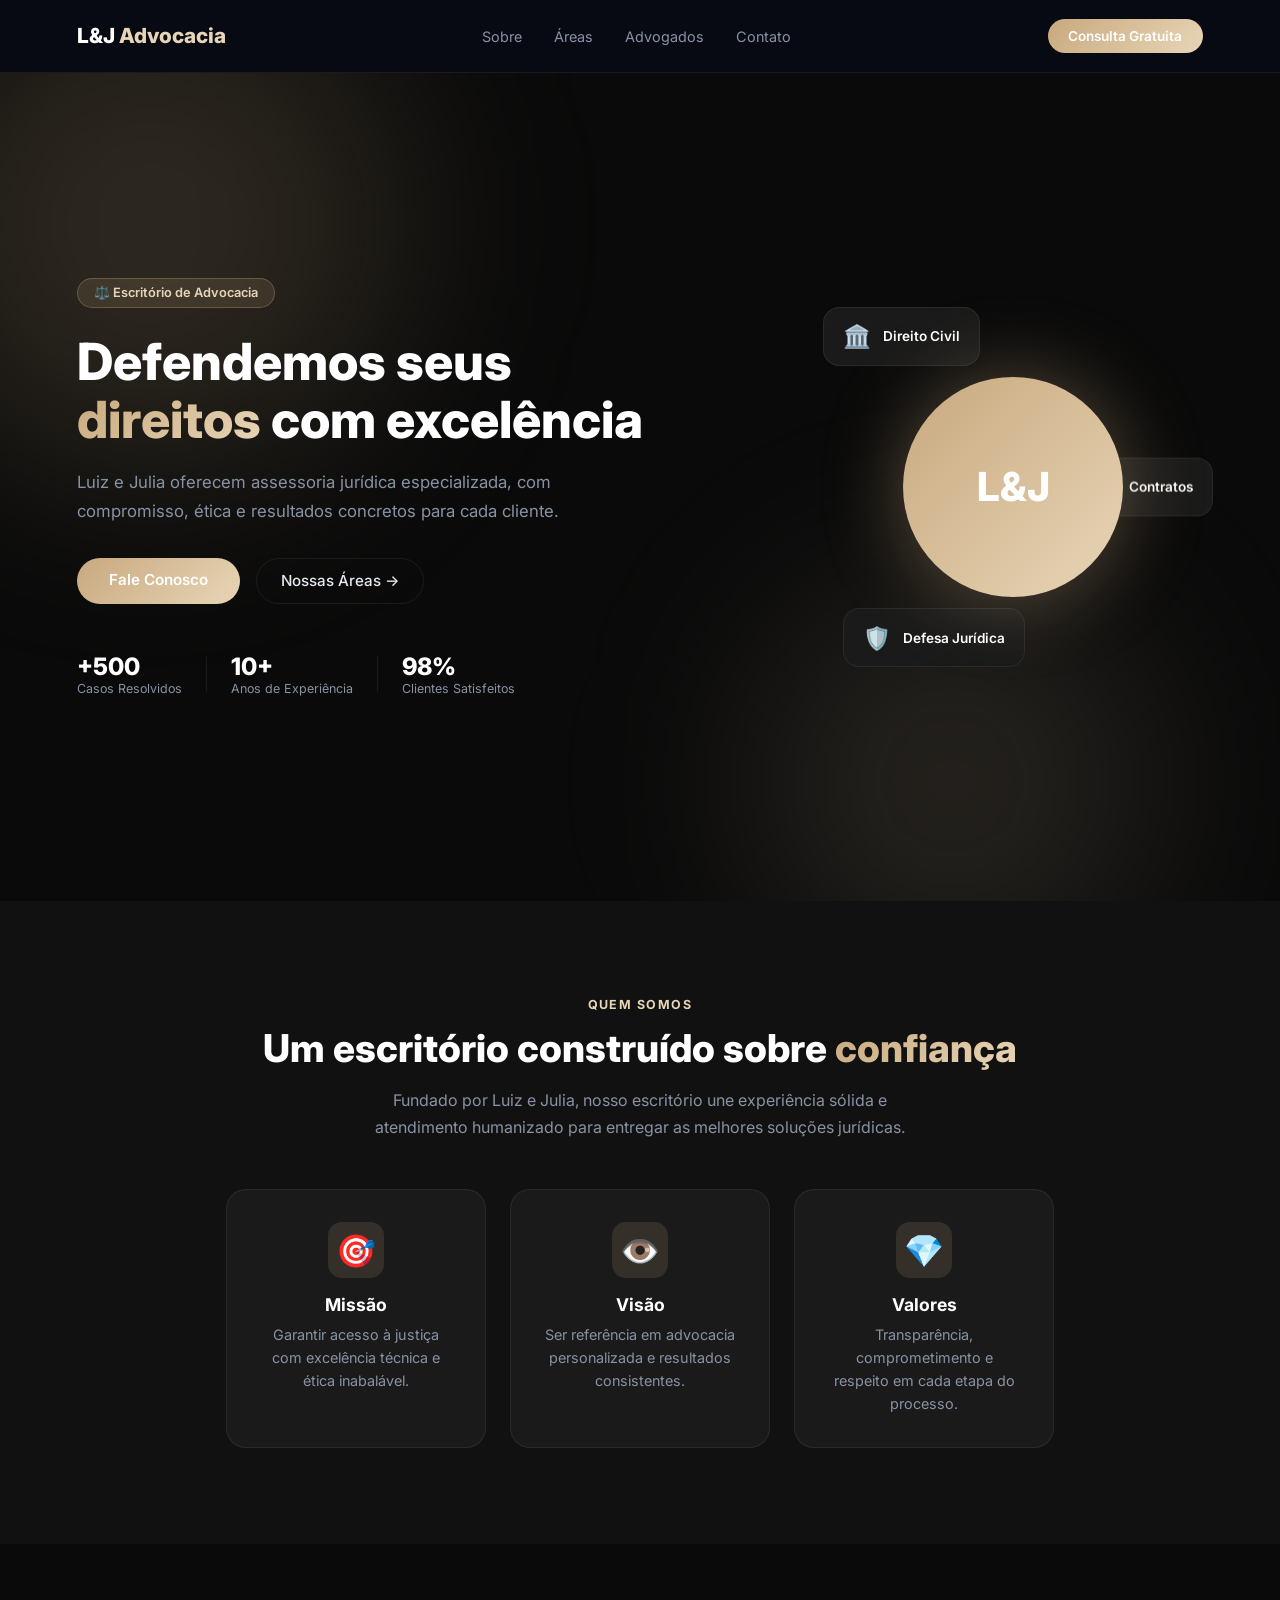
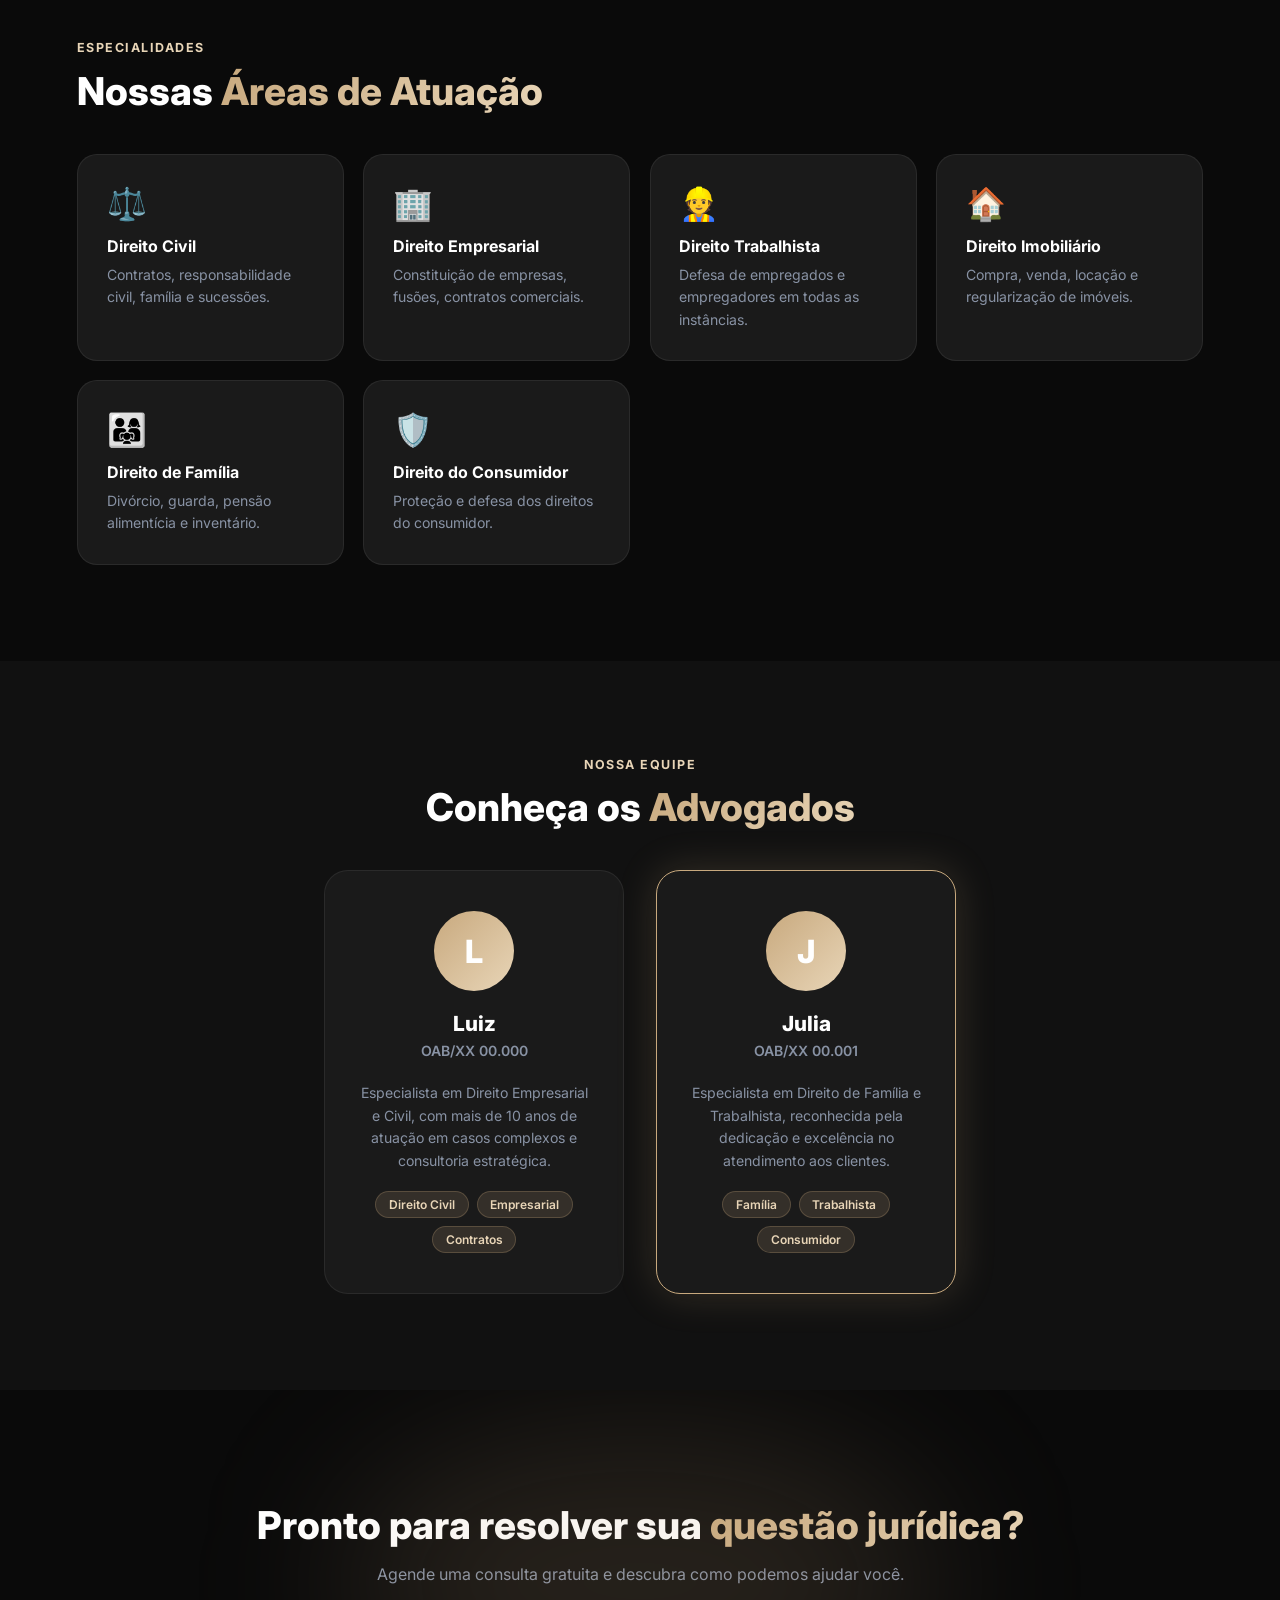
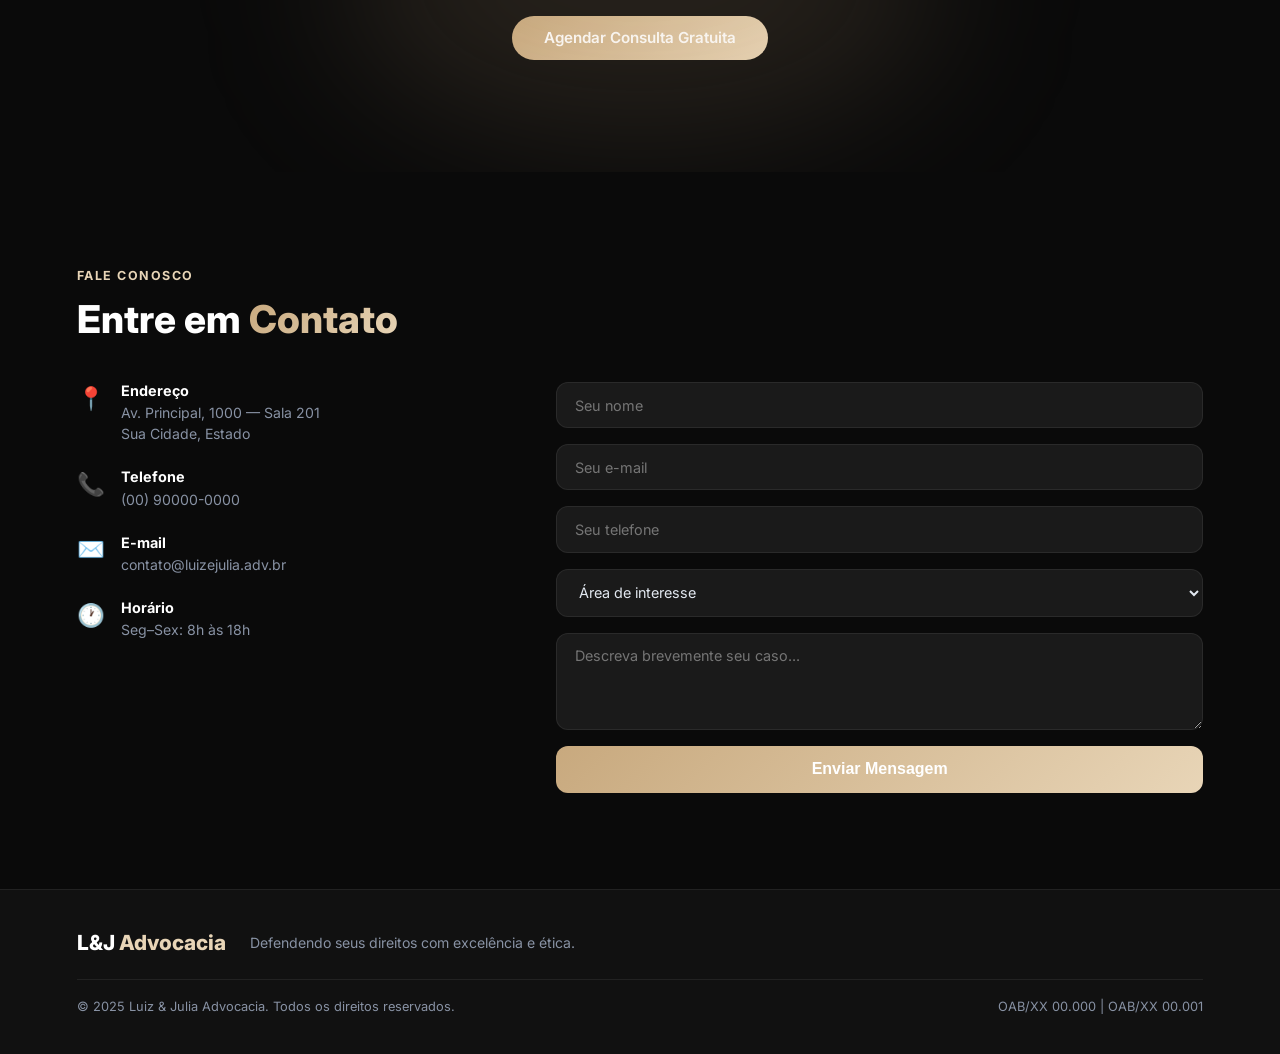
<file: index.html>
<!DOCTYPE html>
<html lang="pt-BR">
<head>
  <meta charset="UTF-8" />
  <meta name="viewport" content="width=device-width, initial-scale=1.0" />
  <title>Luiz & Julia Advocacia</title>
  <link rel="stylesheet" href="style.css" />
  <link href="https://fonts.googleapis.com/css2?family=Inter:wght@300;400;500;600;700;800&display=swap" rel="stylesheet" />
</head>
<body>

  <!-- NAV -->
  <nav>
    <div class="logo">L&J <span>Advocacia</span></div>
    <ul>
      <li><a href="#sobre">Sobre</a></li>
      <li><a href="#areas">Áreas</a></li>
      <li><a href="#advogados">Advogados</a></li>
      <li><a href="#contato">Contato</a></li>
    </ul>
    <a href="agendar.html" class="btn-nav">Consulta Gratuita</a>
  </nav>

  <!-- HERO -->
  <section class="hero">
    <div class="hero-bg-glow glow-1"></div>
    <div class="hero-bg-glow glow-2"></div>
    <div class="hero-content">
      <div class="badge">⚖️ Escritório de Advocacia</div>
      <h1>Defendemos seus <span class="gradient-text">direitos</span> com excelência</h1>
      <p>Luiz e Julia oferecem assessoria jurídica especializada, com compromisso, ética e resultados concretos para cada cliente.</p>
      <div class="hero-actions">
        <a href="#contato" class="btn-primary">Fale Conosco</a>
        <a href="#areas" class="btn-ghost">Nossas Áreas →</a>
      </div>
      <div class="hero-stats">
        <div class="stat"><strong>+500</strong><span>Casos Resolvidos</span></div>
        <div class="divider"></div>
        <div class="stat"><strong>10+</strong><span>Anos de Experiência</span></div>
        <div class="divider"></div>
        <div class="stat"><strong>98%</strong><span>Clientes Satisfeitos</span></div>
      </div>
    </div>
    <div class="hero-visual">
      <div class="card-float card-1">
        <div class="card-icon">🏛️</div>
        <p>Direito Civil</p>
      </div>
      <div class="card-float card-2">
        <div class="card-icon">📋</div>
        <p>Contratos</p>
      </div>
      <div class="card-float card-3">
        <div class="card-icon">🛡️</div>
        <p>Defesa Jurídica</p>
      </div>
      <div class="hero-circle">
        <span>L&J</span>
      </div>
    </div>
  </section>

  <!-- SOBRE -->
  <section class="sobre" id="sobre">
    <div class="section-label">Quem Somos</div>
    <h2>Um escritório construído sobre <span class="gradient-text">confiança</span></h2>
    <p class="section-sub">Fundado por Luiz e Julia, nosso escritório une experiência sólida e atendimento humanizado para entregar as melhores soluções jurídicas.</p>
    <div class="sobre-cards">
      <div class="sobre-card">
        <div class="icon-box">🎯</div>
        <h3>Missão</h3>
        <p>Garantir acesso à justiça com excelência técnica e ética inabalável.</p>
      </div>
      <div class="sobre-card">
        <div class="icon-box">👁️</div>
        <h3>Visão</h3>
        <p>Ser referência em advocacia personalizada e resultados consistentes.</p>
      </div>
      <div class="sobre-card">
        <div class="icon-box">💎</div>
        <h3>Valores</h3>
        <p>Transparência, comprometimento e respeito em cada etapa do processo.</p>
      </div>
    </div>
  </section>

  <!-- ÁREAS -->
  <section class="areas" id="areas">
    <div class="section-label">Especialidades</div>
    <h2>Nossas <span class="gradient-text">Áreas de Atuação</span></h2>
    <div class="areas-grid">
      <div class="area-card">
        <span>⚖️</span>
        <h3>Direito Civil</h3>
        <p>Contratos, responsabilidade civil, família e sucessões.</p>
      </div>
      <div class="area-card">
        <span>🏢</span>
        <h3>Direito Empresarial</h3>
        <p>Constituição de empresas, fusões, contratos comerciais.</p>
      </div>
      <div class="area-card">
        <span>👷</span>
        <h3>Direito Trabalhista</h3>
        <p>Defesa de empregados e empregadores em todas as instâncias.</p>
      </div>
      <div class="area-card">
        <span>🏠</span>
        <h3>Direito Imobiliário</h3>
        <p>Compra, venda, locação e regularização de imóveis.</p>
      </div>
      <div class="area-card">
        <span>👨‍👩‍👧</span>
        <h3>Direito de Família</h3>
        <p>Divórcio, guarda, pensão alimentícia e inventário.</p>
      </div>
      <div class="area-card">
        <span>🛡️</span>
        <h3>Direito do Consumidor</h3>
        <p>Proteção e defesa dos direitos do consumidor.</p>
      </div>
    </div>
  </section>

  <!-- ADVOGADOS -->
  <section class="advogados" id="advogados">
    <div class="section-label">Nossa Equipe</div>
    <h2>Conheça os <span class="gradient-text">Advogados</span></h2>
    <div class="team-grid">
      <div class="team-card">
        <div class="avatar">L</div>
        <h3>Luiz</h3>
        <p class="oab">OAB/XX 00.000</p>
        <p>Especialista em Direito Empresarial e Civil, com mais de 10 anos de atuação em casos complexos e consultoria estratégica.</p>
        <div class="tags">
          <span>Direito Civil</span>
          <span>Empresarial</span>
          <span>Contratos</span>
        </div>
      </div>
      <div class="team-card featured">
        <div class="avatar">J</div>
        <h3>Julia</h3>
        <p class="oab">OAB/XX 00.001</p>
        <p>Especialista em Direito de Família e Trabalhista, reconhecida pela dedicação e excelência no atendimento aos clientes.</p>
        <div class="tags">
          <span>Família</span>
          <span>Trabalhista</span>
          <span>Consumidor</span>
        </div>
      </div>
    </div>
  </section>

  <!-- CTA -->
  <section class="cta">
    <div class="cta-glow"></div>
    <h2>Pronto para resolver sua <span class="gradient-text">questão jurídica?</span></h2>
    <p>Agende uma consulta gratuita e descubra como podemos ajudar você.</p>
    <a href="agendar.html" class="btn-primary">Agendar Consulta Gratuita</a>
  </section>

  <!-- CONTATO -->
  <section class="contato" id="contato">
    <div class="section-label">Fale Conosco</div>
    <h2>Entre em <span class="gradient-text">Contato</span></h2>
    <div class="contato-wrapper">
      <div class="contato-info">
        <div class="info-item">
          <span>📍</span>
          <div>
            <strong>Endereço</strong>
            <p>Av. Principal, 1000 — Sala 201<br/>Sua Cidade, Estado</p>
          </div>
        </div>
        <div class="info-item">
          <span>📞</span>
          <div>
            <strong>Telefone</strong>
            <p>(00) 90000-0000</p>
          </div>
        </div>
        <div class="info-item">
          <span>✉️</span>
          <div>
            <strong>E-mail</strong>
            <p>contato@luizejulia.adv.br</p>
          </div>
        </div>
        <div class="info-item">
          <span>🕐</span>
          <div>
            <strong>Horário</strong>
            <p>Seg–Sex: 8h às 18h</p>
          </div>
        </div>
      </div>
      <form class="contato-form">
        <input type="text" placeholder="Seu nome" required />
        <input type="email" placeholder="Seu e-mail" required />
        <input type="tel" placeholder="Seu telefone" />
        <select>
          <option value="" disabled selected>Área de interesse</option>
          <option>Direito Civil</option>
          <option>Direito Empresarial</option>
          <option>Direito Trabalhista</option>
          <option>Direito Imobiliário</option>
          <option>Direito de Família</option>
          <option>Direito do Consumidor</option>
        </select>
        <textarea placeholder="Descreva brevemente seu caso..." rows="4"></textarea>
        <button type="submit" class="btn-primary">Enviar Mensagem</button>
      </form>
    </div>
  </section>

  <!-- FOOTER -->
  <footer>
    <div class="footer-top">
      <div class="logo">L&J <span>Advocacia</span></div>
      <p>Defendendo seus direitos com excelência e ética.</p>
    </div>
    <div class="footer-bottom">
      <p>© 2025 Luiz & Julia Advocacia. Todos os direitos reservados.</p>
      <p>OAB/XX 00.000 | OAB/XX 00.001</p>
    </div>
  </footer>

</body>
</html>
</file>
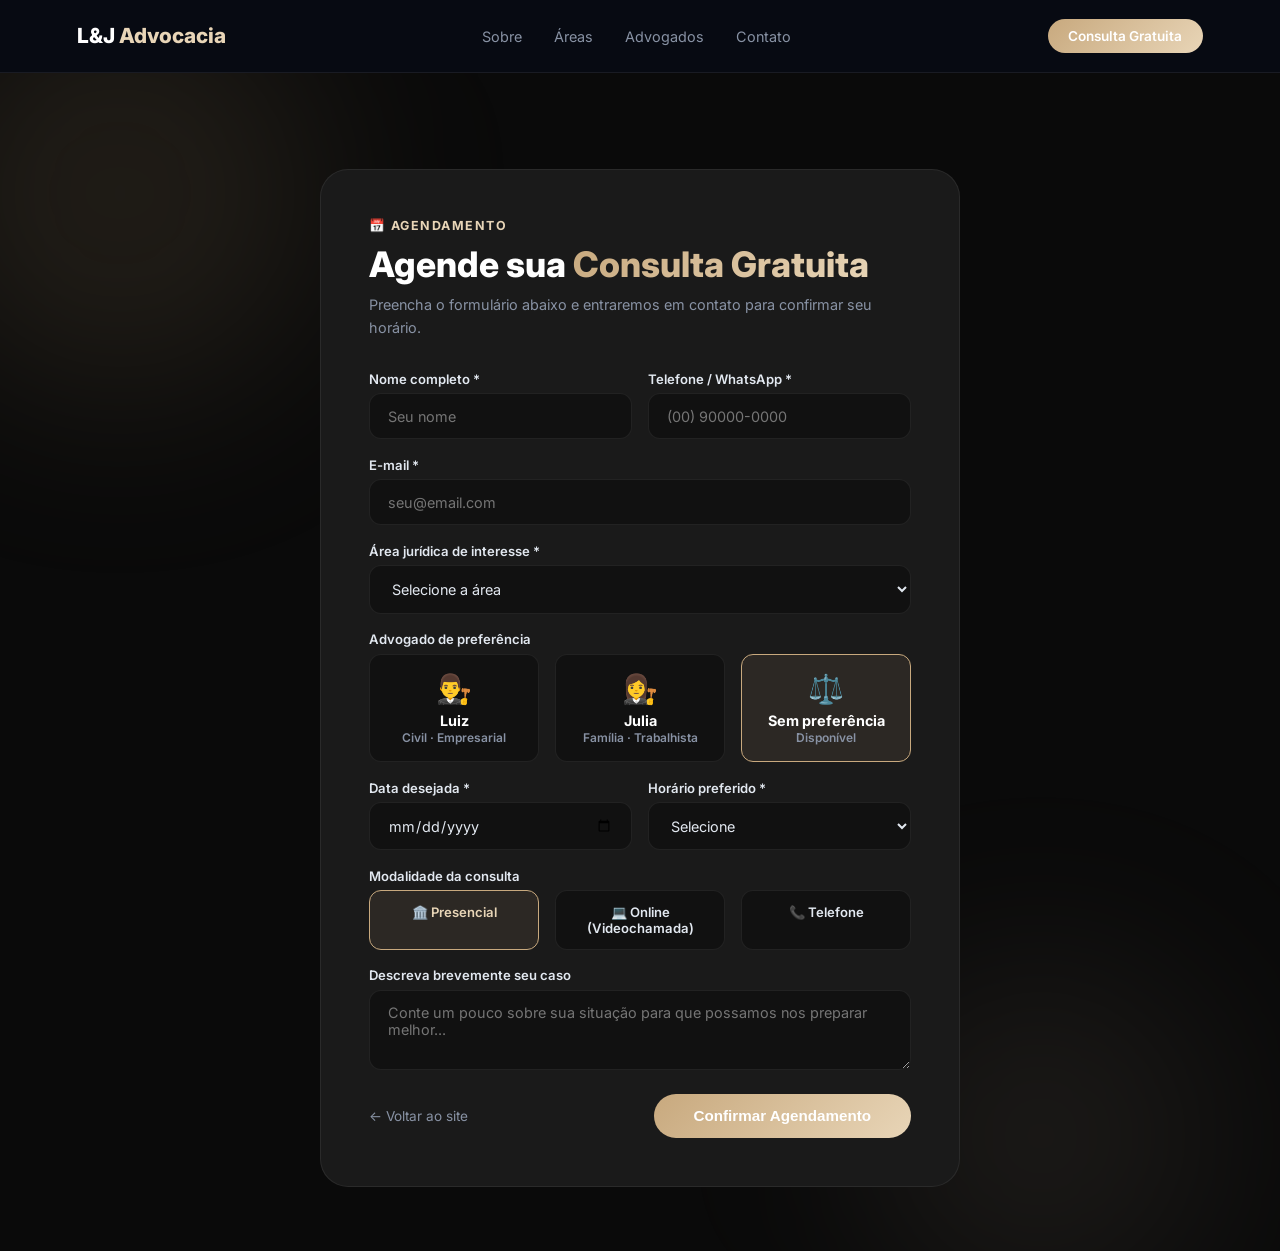
<file: agendar.html>
<!DOCTYPE html>
<html lang="pt-BR">
<head>
  <meta charset="UTF-8" />
  <meta name="viewport" content="width=device-width, initial-scale=1.0" />
  <title>Agendar Consulta — L&J Advocacia</title>
  <link rel="stylesheet" href="style.css" />
  <link href="https://fonts.googleapis.com/css2?family=Inter:wght@300;400;500;600;700;800&display=swap" rel="stylesheet" />
  <style>
    .agendar-page {
      min-height: 100vh;
      display: flex;
      flex-direction: column;
      align-items: center;
      justify-content: center;
      padding: 6rem 6% 4rem;
      position: relative;
      overflow: hidden;
    }
    .agendar-page .glow-1 { width: 400px; height: 400px; background: rgba(200,169,126,.12); top: -80px; left: -80px; }
    .agendar-page .glow-2 { width: 350px; height: 350px; background: rgba(232,213,183,.08); bottom: -60px; right: 5%; }

    .agendar-box {
      background: #1a1a1a;
      border: 1px solid rgba(255,255,255,0.07);
      border-radius: 28px;
      padding: 3rem;
      width: 100%;
      max-width: 640px;
      position: relative;
      z-index: 1;
    }

    .agendar-box .section-label { margin-bottom: .6rem; }
    .agendar-box h1 {
      font-size: clamp(1.6rem, 3vw, 2.2rem);
      font-weight: 800;
      color: #fff;
      margin-bottom: .5rem;
    }
    .agendar-box > p {
      color: #8892a4;
      font-size: .9rem;
      margin-bottom: 2rem;
      line-height: 1.6;
    }

    .form-group {
      display: flex;
      flex-direction: column;
      gap: .4rem;
      margin-bottom: 1.1rem;
    }
    .form-group label {
      font-size: .82rem;
      font-weight: 600;
      color: #e2e8f0;
    }
    .form-group input,
    .form-group select,
    .form-group textarea {
      background: #111111;
      border: 1px solid rgba(255,255,255,0.07);
      border-radius: 12px;
      padding: .85rem 1.1rem;
      color: #e2e8f0;
      font-family: 'Inter', sans-serif;
      font-size: .9rem;
      outline: none;
      transition: border-color .2s;
      width: 100%;
    }
    .form-group input:focus,
    .form-group select:focus,
    .form-group textarea:focus { border-color: #c8a97e; }
    .form-group select option { background: #1a1a1a; }
    .form-group textarea { resize: vertical; }

    .form-row { display: flex; gap: 1rem; }
    .form-row .form-group { flex: 1; }

    .advogado-options {
      display: flex;
      gap: 1rem;
      flex-wrap: wrap;
    }
    .advogado-option {
      flex: 1;
      min-width: 120px;
      background: #111111;
      border: 1px solid rgba(255,255,255,0.07);
      border-radius: 12px;
      padding: 1rem;
      text-align: center;
      cursor: pointer;
      transition: border-color .2s, background .2s;
    }
    .advogado-option input[type="radio"] { display: none; }
    .advogado-option:has(input:checked) {
      border-color: #c8a97e;
      background: rgba(200,169,126,.1);
    }
    .advogado-option .av { font-size: 1.8rem; margin-bottom: .4rem; }
    .advogado-option strong { display: block; color: #fff; font-size: .9rem; }
    .advogado-option span { color: #8892a4; font-size: .75rem; }

    .modalidade-options {
      display: flex;
      gap: 1rem;
      flex-wrap: wrap;
    }
    .modalidade-option {
      flex: 1;
      min-width: 100px;
      background: #111111;
      border: 1px solid rgba(255,255,255,0.07);
      border-radius: 12px;
      padding: .8rem 1rem;
      text-align: center;
      cursor: pointer;
      transition: border-color .2s, background .2s;
      font-size: .85rem;
      color: #8892a4;
      font-weight: 500;
    }
    .modalidade-option input[type="radio"] { display: none; }
    .modalidade-option:has(input:checked) {
      border-color: #c8a97e;
      background: rgba(200,169,126,.1);
      color: #e8d5b7;
    }

    .submit-row {
      display: flex;
      align-items: center;
      justify-content: space-between;
      gap: 1rem;
      flex-wrap: wrap;
      margin-top: 1.5rem;
    }
    .submit-row a {
      color: #8892a4;
      font-size: .85rem;
      text-decoration: none;
      transition: color .2s;
    }
    .submit-row a:hover { color: #e8d5b7; }
    .submit-row .btn-primary { padding: .85rem 2.5rem; }

    .success-msg {
      display: none;
      text-align: center;
      padding: 2rem 0;
    }
    .success-msg .check { font-size: 3rem; margin-bottom: 1rem; }
    .success-msg h2 { color: #fff; font-size: 1.4rem; margin-bottom: .5rem; }
    .success-msg p { color: #8892a4; font-size: .9rem; margin-bottom: 1.5rem; }

    @media (max-width: 600px) {
      .agendar-box { padding: 2rem 1.5rem; }
      .form-row { flex-direction: column; gap: 0; }
    }
  </style>
</head>
<body>

  <nav>
    <div class="logo">L&J <span>Advocacia</span></div>
    <ul>
      <li><a href="index.html#sobre">Sobre</a></li>
      <li><a href="index.html#areas">Áreas</a></li>
      <li><a href="index.html#advogados">Advogados</a></li>
      <li><a href="index.html#contato">Contato</a></li>
    </ul>
    <a href="agendar.html" class="btn-nav">Consulta Gratuita</a>
  </nav>

  <div class="agendar-page">
    <div class="hero-bg-glow glow-1"></div>
    <div class="hero-bg-glow glow-2"></div>

    <div class="agendar-box">
      <div class="section-label">📅 Agendamento</div>
      <h1>Agende sua <span class="gradient-text">Consulta Gratuita</span></h1>
      <p>Preencha o formulário abaixo e entraremos em contato para confirmar seu horário.</p>

      <form id="agendamento-form">

        <div class="form-row">
          <div class="form-group">
            <label>Nome completo *</label>
            <input type="text" placeholder="Seu nome" required />
          </div>
          <div class="form-group">
            <label>Telefone / WhatsApp *</label>
            <input type="tel" placeholder="(00) 90000-0000" required />
          </div>
        </div>

        <div class="form-group">
          <label>E-mail *</label>
          <input type="email" placeholder="seu@email.com" required />
        </div>

        <div class="form-group">
          <label>Área jurídica de interesse *</label>
          <select required>
            <option value="" disabled selected>Selecione a área</option>
            <option>Direito Civil</option>
            <option>Direito Empresarial</option>
            <option>Direito Trabalhista</option>
            <option>Direito Imobiliário</option>
            <option>Direito de Família</option>
            <option>Direito do Consumidor</option>
            <option>Outro</option>
          </select>
        </div>

        <div class="form-group">
          <label>Advogado de preferência</label>
          <div class="advogado-options">
            <label class="advogado-option">
              <input type="radio" name="advogado" value="luiz" />
              <div class="av">👨‍⚖️</div>
              <strong>Luiz</strong>
              <span>Civil · Empresarial</span>
            </label>
            <label class="advogado-option">
              <input type="radio" name="advogado" value="julia" />
              <div class="av">👩‍⚖️</div>
              <strong>Julia</strong>
              <span>Família · Trabalhista</span>
            </label>
            <label class="advogado-option">
              <input type="radio" name="advogado" value="qualquer" checked />
              <div class="av">⚖️</div>
              <strong>Sem preferência</strong>
              <span>Disponível</span>
            </label>
          </div>
        </div>

        <div class="form-row">
          <div class="form-group">
            <label>Data desejada *</label>
            <input type="date" required />
          </div>
          <div class="form-group">
            <label>Horário preferido *</label>
            <select required>
              <option value="" disabled selected>Selecione</option>
              <option>08:00</option>
              <option>09:00</option>
              <option>10:00</option>
              <option>11:00</option>
              <option>14:00</option>
              <option>15:00</option>
              <option>16:00</option>
              <option>17:00</option>
            </select>
          </div>
        </div>

        <div class="form-group">
          <label>Modalidade da consulta</label>
          <div class="modalidade-options">
            <label class="modalidade-option">
              <input type="radio" name="modalidade" value="presencial" checked />
              🏛️ Presencial
            </label>
            <label class="modalidade-option">
              <input type="radio" name="modalidade" value="online" />
              💻 Online (Videochamada)
            </label>
            <label class="modalidade-option">
              <input type="radio" name="modalidade" value="telefone" />
              📞 Telefone
            </label>
          </div>
        </div>

        <div class="form-group">
          <label>Descreva brevemente seu caso</label>
          <textarea rows="3" placeholder="Conte um pouco sobre sua situação para que possamos nos preparar melhor..."></textarea>
        </div>

        <div class="submit-row">
          <a href="index.html">← Voltar ao site</a>
          <button type="submit" class="btn-primary">Confirmar Agendamento</button>
        </div>

      </form>

      <div class="success-msg" id="success">
        <div class="check">✅</div>
        <h2>Agendamento solicitado!</h2>
        <p>Recebemos sua solicitação. Entraremos em contato em até 24h para confirmar seu horário.</p>
        <a href="index.html" class="btn-primary">Voltar ao site</a>
      </div>

    </div>
  </div>

  <script>
    document.getElementById('agendamento-form').addEventListener('submit', function(e) {
      e.preventDefault();
      this.style.display = 'none';
      document.getElementById('success').style.display = 'block';
    });

    const today = new Date().toISOString().split('T')[0];
    document.querySelector('input[type="date"]').setAttribute('min', today);
  </script>

</body>
</html>
</file>
<file: style.css>
*, *::before, *::after { box-sizing: border-box; margin: 0; padding: 0; }

:root {
  --bg: #0a0a0a;
  --bg2: #111111;
  --card: #1a1a1a;
  --border: rgba(255,255,255,0.07);
  --text: #e2e8f0;
  --muted: #8892a4;
  --accent: #c8a97e;
  --accent2: #e8d5b7;
  --gold: #c8a97e;
  --gradient: linear-gradient(135deg, #c8a97e, #e8d5b7);
}

html { scroll-behavior: smooth; }

body {
  font-family: 'Inter', sans-serif;
  background: var(--bg);
  color: var(--text);
  overflow-x: hidden;
}

/* NAV */
nav {
  display: flex;
  align-items: center;
  justify-content: space-between;
  padding: 1.2rem 6%;
  position: sticky;
  top: 0;
  z-index: 100;
  background: rgba(8,11,20,0.85);
  backdrop-filter: blur(16px);
  border-bottom: 1px solid var(--border);
}

.logo { font-size: 1.3rem; font-weight: 800; color: #fff; }
.logo span { color: var(--accent2); }

nav ul { display: flex; gap: 2rem; list-style: none; }
nav ul a { color: var(--muted); text-decoration: none; font-size: .9rem; transition: color .2s; }
nav ul a:hover { color: #fff; }

.btn-nav {
  background: var(--gradient);
  color: #fff;
  padding: .55rem 1.3rem;
  border-radius: 50px;
  text-decoration: none;
  font-size: .85rem;
  font-weight: 600;
  transition: opacity .2s;
}
.btn-nav:hover { opacity: .85; }

/* HERO */
.hero {
  min-height: 92vh;
  display: flex;
  align-items: center;
  justify-content: space-between;
  padding: 4rem 6%;
  position: relative;
  overflow: hidden;
  gap: 2rem;
}

.hero-bg-glow {
  position: absolute;
  border-radius: 50%;
  filter: blur(100px);
  pointer-events: none;
}
.glow-1 { width: 500px; height: 500px; background: rgba(200,169,126,.18); top: -100px; left: -100px; }
.glow-2 { width: 400px; height: 400px; background: rgba(232,213,183,.12); bottom: -80px; right: 10%; }

.hero-content { max-width: 580px; z-index: 1; }

.badge {
  display: inline-flex;
  align-items: center;
  gap: .5rem;
  background: rgba(200,169,126,.15);
  border: 1px solid rgba(200,169,126,.3);
  color: var(--accent2);
  padding: .4rem 1rem;
  border-radius: 50px;
  font-size: .8rem;
  font-weight: 600;
  margin-bottom: 1.5rem;
}

.hero-content h1 {
  font-size: clamp(2.2rem, 4vw, 3.4rem);
  font-weight: 800;
  line-height: 1.15;
  margin-bottom: 1.2rem;
  color: #fff;
}

.gradient-text {
  background: var(--gradient);
  -webkit-background-clip: text;
  -webkit-text-fill-color: transparent;
  background-clip: text;
}

.hero-content p {
  color: var(--muted);
  font-size: 1.05rem;
  line-height: 1.7;
  margin-bottom: 2rem;
}

.hero-actions { display: flex; gap: 1rem; flex-wrap: wrap; margin-bottom: 3rem; }

.btn-primary {
  background: var(--gradient);
  color: #fff;
  padding: .8rem 2rem;
  border-radius: 50px;
  text-decoration: none;
  font-weight: 600;
  font-size: .95rem;
  border: none;
  cursor: pointer;
  transition: opacity .2s, transform .2s;
  display: inline-block;
}
.btn-primary:hover { opacity: .88; transform: translateY(-2px); }

.btn-ghost {
  color: var(--text);
  text-decoration: none;
  font-weight: 500;
  font-size: .95rem;
  padding: .8rem 1.5rem;
  border: 1px solid var(--border);
  border-radius: 50px;
  transition: border-color .2s, color .2s;
}
.btn-ghost:hover { border-color: var(--accent2); color: var(--accent2); }

.hero-stats { display: flex; align-items: center; gap: 1.5rem; }
.stat { display: flex; flex-direction: column; }
.stat strong { font-size: 1.5rem; font-weight: 800; color: #fff; }
.stat span { font-size: .78rem; color: var(--muted); }
.divider { width: 1px; height: 36px; background: var(--border); }

/* HERO VISUAL */
.hero-visual {
  position: relative;
  width: 380px;
  height: 380px;
  flex-shrink: 0;
  z-index: 1;
}

.hero-circle {
  width: 220px;
  height: 220px;
  border-radius: 50%;
  background: var(--gradient);
  display: flex;
  align-items: center;
  justify-content: center;
  font-size: 2.5rem;
  font-weight: 800;
  color: #fff;
  position: absolute;
  top: 50%;
  left: 50%;
  transform: translate(-50%, -50%);
  box-shadow: 0 0 80px rgba(200,169,126,.4);
}

.card-float {
  position: absolute;
  background: var(--card);
  border: 1px solid var(--border);
  border-radius: 16px;
  padding: .9rem 1.2rem;
  display: flex;
  align-items: center;
  gap: .7rem;
  backdrop-filter: blur(10px);
  animation: float 4s ease-in-out infinite;
}
.card-float p { font-size: .85rem; font-weight: 600; color: #fff; }
.card-icon { font-size: 1.4rem; }

.card-1 { top: 10px; left: 0; animation-delay: 0s; }
.card-2 { top: 50%; right: -10px; transform: translateY(-50%); animation-delay: 1.3s; }
.card-3 { bottom: 10px; left: 20px; animation-delay: 2.6s; }

@keyframes float {
  0%, 100% { transform: translateY(0); }
  50% { transform: translateY(-10px); }
}
.card-2 { animation: float2 4s ease-in-out infinite 1.3s; }
@keyframes float2 {
  0%, 100% { transform: translateY(-50%); }
  50% { transform: translateY(calc(-50% - 10px)); }
}

/* SECTIONS COMMON */
section { padding: 6rem 6%; }

.section-label {
  font-size: .78rem;
  font-weight: 700;
  letter-spacing: .12em;
  text-transform: uppercase;
  color: var(--accent2);
  margin-bottom: .8rem;
}

section > h2 {
  font-size: clamp(1.8rem, 3vw, 2.5rem);
  font-weight: 800;
  color: #fff;
  margin-bottom: 1rem;
}

.section-sub {
  color: var(--muted);
  max-width: 560px;
  line-height: 1.7;
  margin-bottom: 3rem;
}

/* SOBRE */
.sobre { background: var(--bg2); text-align: center; }
.sobre .section-label, .sobre h2, .sobre .section-sub { margin-left: auto; margin-right: auto; }

.sobre-cards { display: flex; gap: 1.5rem; justify-content: center; flex-wrap: wrap; }

.sobre-card {
  background: var(--card);
  border: 1px solid var(--border);
  border-radius: 20px;
  padding: 2rem;
  width: 260px;
  transition: border-color .3s, transform .3s;
}
.sobre-card:hover { border-color: var(--accent); transform: translateY(-6px); }

.icon-box {
  font-size: 2rem;
  margin-bottom: 1rem;
  width: 56px;
  height: 56px;
  background: rgba(200,169,126,.15);
  border-radius: 14px;
  display: flex;
  align-items: center;
  justify-content: center;
  margin: 0 auto 1rem;
}

.sobre-card h3 { font-size: 1.1rem; font-weight: 700; color: #fff; margin-bottom: .5rem; }
.sobre-card p { color: var(--muted); font-size: .9rem; line-height: 1.6; }

/* ÁREAS */
.areas-grid {
  display: grid;
  grid-template-columns: repeat(auto-fit, minmax(260px, 1fr));
  gap: 1.2rem;
  margin-top: 2.5rem;
}

.area-card {
  background: var(--card);
  border: 1px solid var(--border);
  border-radius: 20px;
  padding: 1.8rem;
  transition: border-color .3s, transform .3s;
  cursor: default;
}
.area-card:hover { border-color: var(--accent2); transform: translateY(-5px); }
.area-card span { font-size: 2rem; display: block; margin-bottom: .8rem; }
.area-card h3 { font-size: 1rem; font-weight: 700; color: #fff; margin-bottom: .5rem; }
.area-card p { color: var(--muted); font-size: .88rem; line-height: 1.6; }

/* ADVOGADOS */
.advogados { background: var(--bg2); text-align: center; }

.team-grid {
  display: flex;
  gap: 2rem;
  justify-content: center;
  flex-wrap: wrap;
  margin-top: 2.5rem;
}

.team-card {
  background: var(--card);
  border: 1px solid var(--border);
  border-radius: 24px;
  padding: 2.5rem 2rem;
  width: 300px;
  transition: transform .3s, border-color .3s;
}
.team-card:hover { transform: translateY(-6px); }
.team-card.featured { border-color: var(--accent); box-shadow: 0 0 40px rgba(200,169,126,.2); }

.avatar {
  width: 80px;
  height: 80px;
  border-radius: 50%;
  background: var(--gradient);
  display: flex;
  align-items: center;
  justify-content: center;
  font-size: 2rem;
  font-weight: 800;
  color: #fff;
  margin: 0 auto 1.2rem;
}

.team-card h3 { font-size: 1.3rem; font-weight: 800; color: #fff; margin-bottom: .3rem; }
.oab { font-size: .78rem; color: var(--accent2); font-weight: 600; margin-bottom: .8rem; }
.team-card p { color: var(--muted); font-size: .88rem; line-height: 1.6; margin-bottom: 1.2rem; }

.tags { display: flex; gap: .5rem; flex-wrap: wrap; justify-content: center; }
.tags span {
  background: rgba(200,169,126,.15);
  border: 1px solid rgba(200,169,126,.25);
  color: var(--accent2);
  padding: .3rem .8rem;
  border-radius: 50px;
  font-size: .75rem;
  font-weight: 600;
}

/* CTA */
.cta {
  text-align: center;
  position: relative;
  overflow: hidden;
  padding: 7rem 6%;
}
.cta-glow {
  position: absolute;
  width: 600px;
  height: 300px;
  background: rgba(200,169,126,.15);
  border-radius: 50%;
  filter: blur(80px);
  top: 50%;
  left: 50%;
  transform: translate(-50%, -50%);
  pointer-events: none;
}
.cta h2 { font-size: clamp(1.8rem, 3vw, 2.6rem); font-weight: 800; color: #fff; margin-bottom: 1rem; }
.cta p { color: var(--muted); margin-bottom: 2rem; font-size: 1rem; }

/* CONTATO */
.contato-wrapper {
  display: flex;
  gap: 3rem;
  flex-wrap: wrap;
  margin-top: 2.5rem;
}

.contato-info { display: flex; flex-direction: column; gap: 1.5rem; flex: 1; min-width: 240px; }

.info-item {
  display: flex;
  gap: 1rem;
  align-items: flex-start;
}
.info-item span { font-size: 1.4rem; margin-top: .1rem; }
.info-item strong { display: block; color: #fff; font-size: .9rem; margin-bottom: .2rem; }
.info-item p { color: var(--muted); font-size: .88rem; line-height: 1.5; }

.contato-form {
  flex: 1.5;
  min-width: 300px;
  display: flex;
  flex-direction: column;
  gap: 1rem;
}

.contato-form input,
.contato-form select,
.contato-form textarea {
  background: var(--card);
  border: 1px solid var(--border);
  border-radius: 12px;
  padding: .85rem 1.1rem;
  color: var(--text);
  font-family: 'Inter', sans-serif;
  font-size: .9rem;
  outline: none;
  transition: border-color .2s;
  width: 100%;
}
.contato-form input:focus,
.contato-form select:focus,
.contato-form textarea:focus { border-color: var(--accent); }
.contato-form select option { background: var(--card); }
.contato-form textarea { resize: vertical; }
.contato-form .btn-primary { width: 100%; font-size: 1rem; padding: .9rem; border-radius: 12px; }

/* FOOTER */
footer {
  background: var(--bg2);
  border-top: 1px solid var(--border);
  padding: 2.5rem 6%;
}
.footer-top { display: flex; align-items: center; gap: 1.5rem; margin-bottom: 1.5rem; flex-wrap: wrap; }
.footer-top p { color: var(--muted); font-size: .88rem; }
.footer-bottom {
  display: flex;
  justify-content: space-between;
  flex-wrap: wrap;
  gap: .5rem;
  border-top: 1px solid var(--border);
  padding-top: 1.2rem;
}
.footer-bottom p { color: var(--muted); font-size: .8rem; }

/* RESPONSIVE */
@media (max-width: 768px) {
  nav ul { display: none; }
  .hero { flex-direction: column; text-align: center; padding-top: 3rem; }
  .hero-actions { justify-content: center; }
  .hero-stats { justify-content: center; }
  .hero-visual { width: 280px; height: 280px; }
  .hero-circle { width: 160px; height: 160px; font-size: 1.8rem; }
  .contato-wrapper { flex-direction: column; }
  .footer-bottom { flex-direction: column; text-align: center; }
}
</file>
